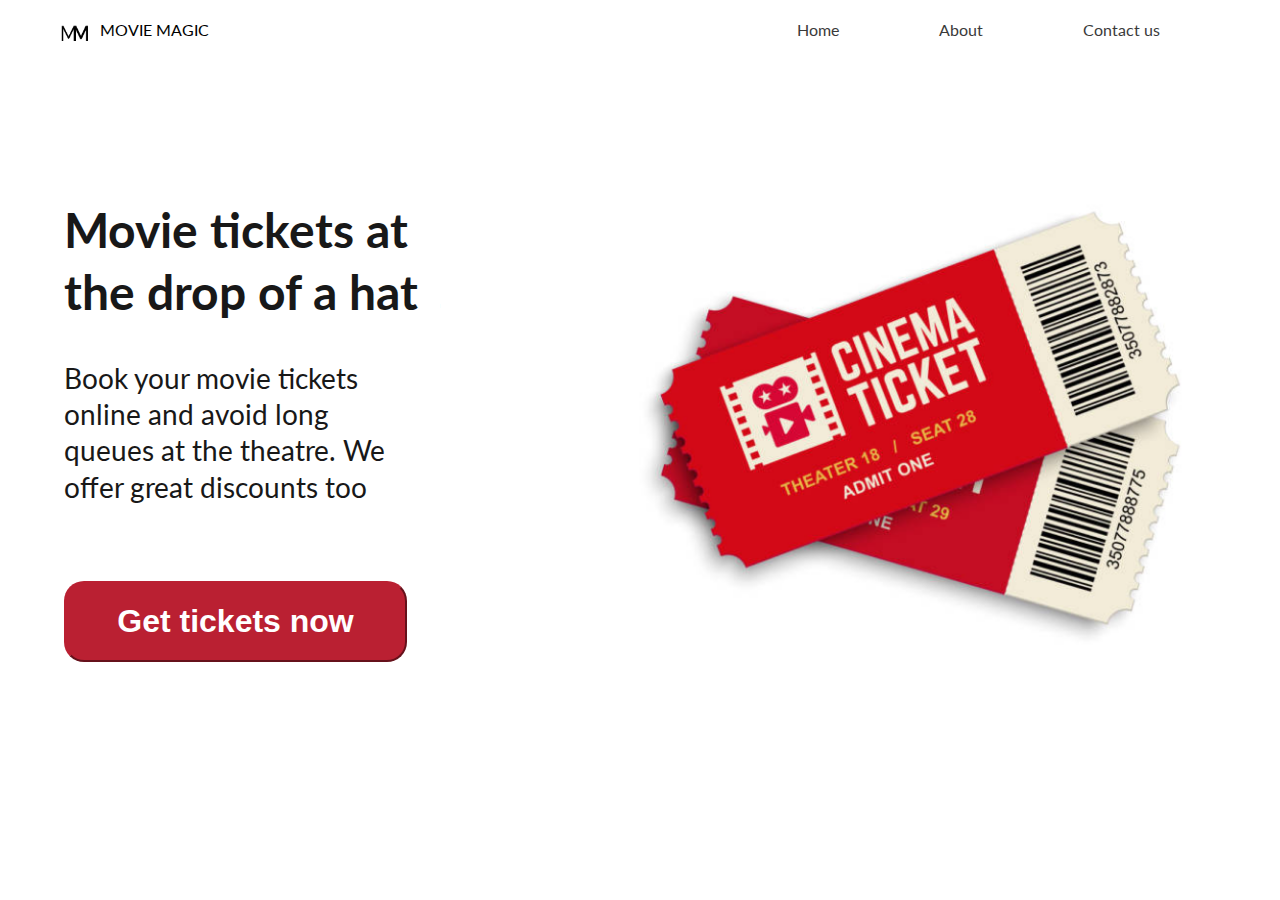
<file: index.html>
<!DOCTYPE html>
<html lang="en">
<head>
    <meta charset="UTF-8">
    <meta name="viewport" content="width=device-width, initial-scale=1.0">
    <title>Document</title>
    <link  rel= "stylesheet" href= "styles.css">
    <link href="https://fonts.googleapis.com/css2?family=Lato:wght@400;700&display=swap" rel="stylesheet">
</head>
<body>
    <div class = "container"> 
    <div class= "nav-wrapper">
        
        <div class="left-side">
                <div class= "logo">
                    <img src="images/LOGO1.png" alt="logo" width="30" height="25">
                </div>

                <div class = "tab">
                    MOVIE MAGIC
                </div>
        </div>

        <div class="right-side">
            <div class="link-wrapper">
                <a href= "index.html"> Home </a>
            </div>
            <div class="link-wrapper">
                <a href= "index.html">About</a>
            </div>
            <div class="link-wrapper">
                <a href= "index.html">Contact us</a>
            </div> 
        </div>

    </div>
</div>
<main>
    <section class="presentation">
        <div class="introduction">
            <div class="intro">
                <h1>Movie tickets at<br>the drop of a hat</h1>
                <p> Book your movie tickets<br> online and avoid long<br> queues at the theatre. We<br> offer great discounts too </p>
            </div> 
            <div class="cta">
                <button class="cta-start"> Get tickets now</button>
            </div> 
        </div>

        <div class="cover"> 
            <img src="images/image 1.png" alt="tickets" width="600" height="600"> 
        </div>
    </section>
</body>
</html>
</file>
<file: styles.css>
body{
    margin: 0px;
    font-family: 'Lato', sans-serif;;
}

.nav-wrapper{
    display: flex;
    justify-content: space-between;
    padding: 20px;
}

.right-side{
    display: flex;
    margin-left: 30px;
}

.left-side{
    display: flex;
}


.logo{
    padding-left: 40px;
    padding-top: 0px;
}

.tab{
    padding-left: 10px;
}


.nav-wrapper > .right-side > div {
    margin-right: 100px;
    font-size: 16px;

}

.link-wrapper {
    height: 22px;
    border-bottom: 1px solid transparent;
    transition: border-bottom 0.5s;

}

.link-wrapper a{
    color: #3a3a3a;
    text-decoration: none;

}

.link-wrapper:hover {
    border-bottom: 1px solid #ba2032;
}

.link-wrapper a:hover{
    color: #ba2032;
}

.image{
    float: right;
}

.presentation{
    display: flex;
    width: 90%;
    margin: auto;
    min-height: 80vh;
    align-items: center;
}

.introduction{
    flex: 1;
}

.cover{
    flex: 1;
}

.cover img{
    height: 600;
    width: 600;
    padding-left: 90;
}

.intro h1{
    margin-top: 5px;
    font-weight: bold;
    font-size: 48px;
    letter-spacing: 10%;
    line-height: 1.3;
    color: #181818;
}

.intro p{
    margin-top: 36px;
    line-height: 1.3;
    letter-spacing: 10%;
    font-weight: regular;
    font-size: 28px;
    color: #181818
}

.cta{
    padding: 48px 0px 0px 0px;
}

.cta-start{
    border-radius: 20px;
    border-color: #ba2032;
    background: #ba2032;
    color: #ffffff;
    width: 343px;
    height: 81px;
    cursor: pointer;
    font-size: 32px;
    font-weight: bold;
}
</file>
